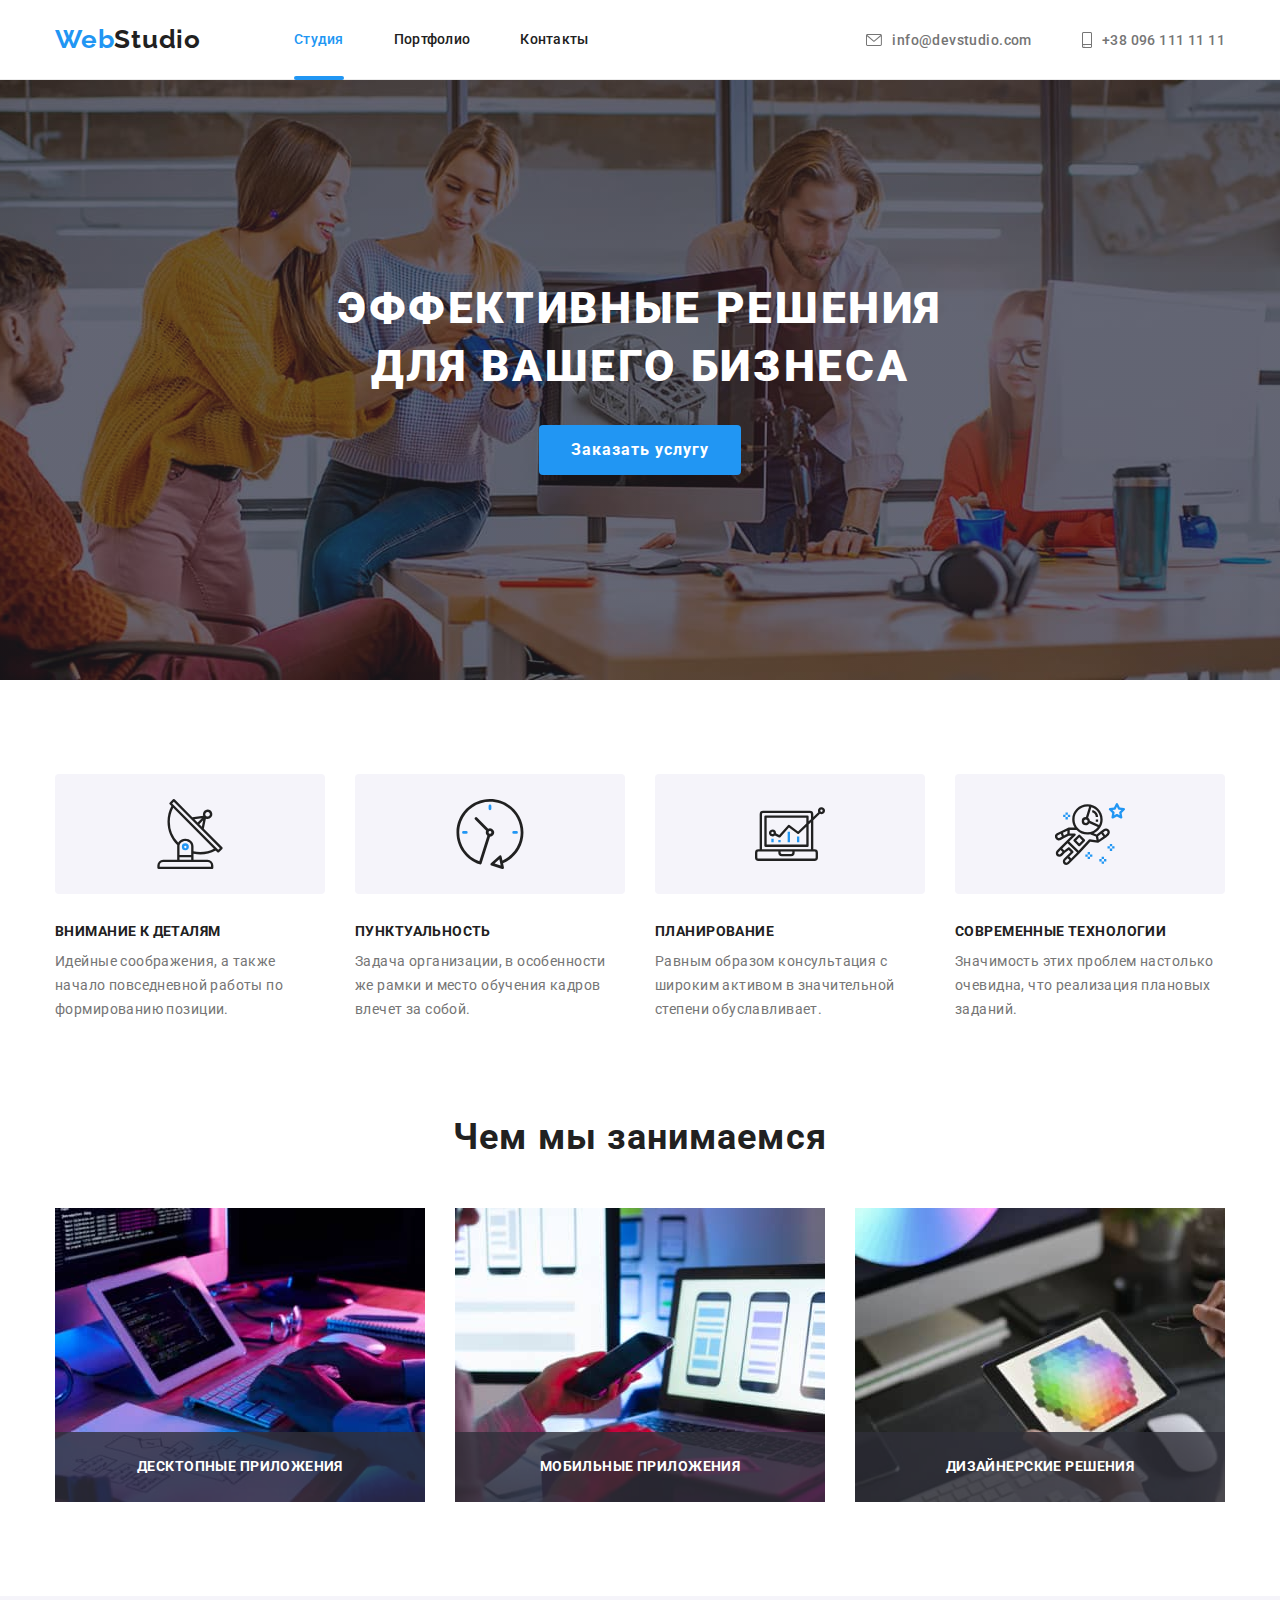
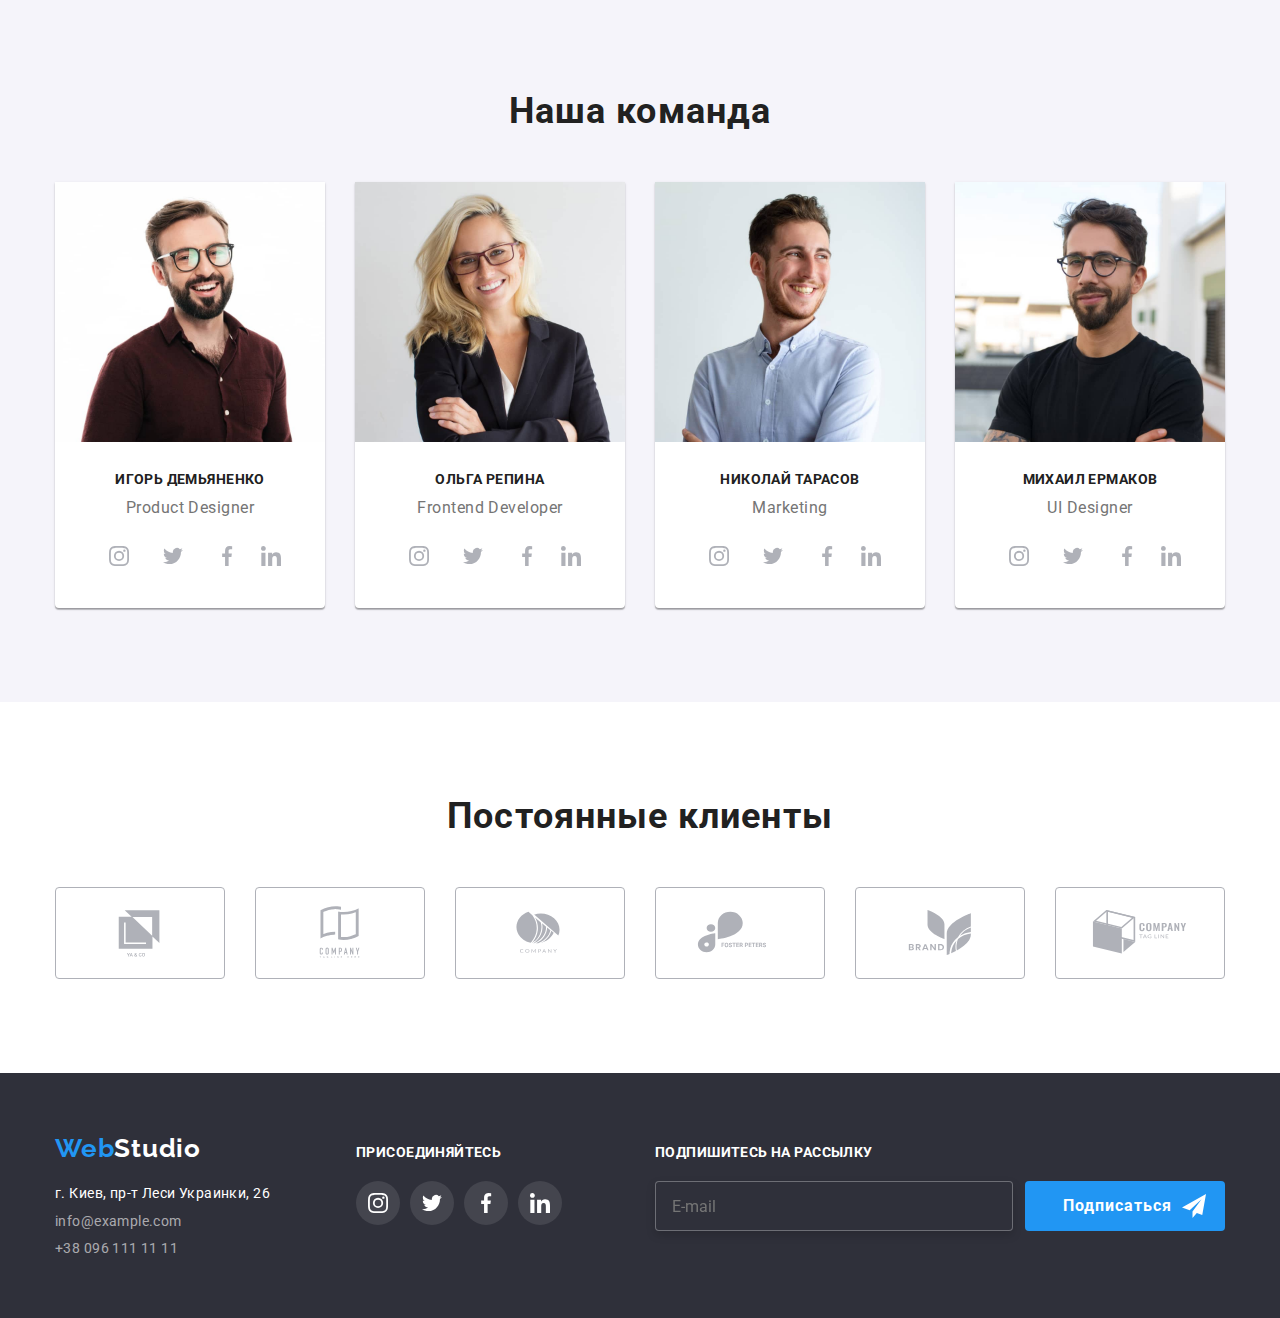
<file: index.html>
<!DOCTYPE html>
<html lang="ru">
    <head>
        <meta charset="UTF-8">
        <meta http-equiv="X-UA-Compatible" content="IE=edge">
        <meta name="viewport" content="th=device-width, initial-scale=1.0">
        <title>Document</title>
        <link rel="preconnect" href="https://fonts.googleapis.com"> 
        <link rel="preconnect" href="https://fonts.gstatic.com" crossorigin> 
        <link href="https://fonts.googleapis.com/css2?family=Raleway:wght@700&family=Roboto:wght@400;500;700;900&display=swap" rel="stylesheet">
      
     <link rel="stylesheet" href="https://cdnjs.cloudflare.com/ajax/libs/modern-normalize/0.6.0/modern-normalize.min.css">
        
        <link rel="stylesheet" href="./css/styles.css">
    </head>
<body>
    <header>
      <div class="container">   
           <div class="main-nav">
        <a class="logo" href="#"> Web<span class="logo-black">Studio</span> </a>
        <nav >
            <ul class="site-nav">
                <li class="list-style navigation-list" ><a class="navigation current"  href="./index.html">Студия</a> </li>
                <li class="list-style navigation-list"><a class="navigation " href="./portfolio.html">Портфолио </a></li>
                <li class="list-style navigation-list"><a class="navigation" href="#">Контакты</a></li>
            </ul>
        </nav>   
        <ul class="contacts-nav ">
            <li class="list-style navigation-list"> 
              <a class="contacts contacts-header " href="mailto:info@devstudio.com">
                 <svg class="email-icon" width="16" height="12">
                  <use  href="./images/icos.svg#icon-envelope"></use>
                </svg>
                info@devstudio.com
              </a>
            </li>
            <li class="list-style navigation-list "> 
               <a class="contacts contacts-header contacts-header-tel " href="tel:+380961111111">
                 <svg class="smartphone-icon" width="10" height="16">
                  <use href="./images/icos.svg#icon-smartphone"></use>
                </svg>
                 +38 096 111 11 11
               </a>
            </li>
        </ul>
       </div>
     </div>
    </header>
    <main>
        <section class="main-section ">
            <div class="container">
            <h1 class="main-text">Эффективные решения <br> для вашего бизнеса</h1>
            <button type="button" class="button-main" data-modal-open>Заказать услугу</button>
            </div>
        </section>
      <section class="section">
        <div class="container">
          <h2 hidden class="visualy-hidden"> Преимущества студии</h2>
          <ul class="description-list">
              <li class="list-style description-list-skills">
                <div class="icon-bg">
                  <svg width="70" height="70" class="icon-description">
                    <use href="./images/icos.svg#icon-antenna-1"></use>
                  </svg>
                </div>
               <h3 class="description">Внимание к деталям</h3>   
               <p class="skill-text">Идейные соображения, а также начало повседневной работы по формированию позиции.</p>
              </li>
              <li class="list-style description-list-skills">
                <div class="icon-bg">
                  <svg width="70" height="70" class="icon-description">
                    <use href="./images/icos.svg#icon-clock-1"></use>
                  </svg>
                </div>
                  <h3 class="description">Пунктуальность</h3>
                  <p class="skill-text">Задача организации, в особенности же рамки и место обучения кадров влечет за собой.</p>
              </li>
              <li class="list-style description-list-skills">
                <div class="icon-bg">
                  <svg width="70" height="70" class="icon-description">
                    <use href="./images/icos.svg#icon-diagram-1"></use>
                  </svg>
                </div>
                  <h3 class="description">Планирование</h3>
                  <p class="skill-text">Равным образом консультация с широким активом в значительной степени обуславливает.</p>
              </li>
              <li class="list-style description-list-skills">
                <div class="icon-bg">
                  <svg width="70" height="70" class="icon-description">
                    <use href="./images/icos.svg#icon-astronaut-1"></use>
                  </svg>
                </div>
                  <h3 class="description">Современные технологии</h3>
                  <p class="skill-text">Значимость этих проблем настолько очевидна, что реализация плановых заданий.</p>
              </li>
          </ul>
        </div>
      </section>  
      <section class="section works-list">
        <div class="container">
          <h2 class="description-job">Чем мы занимаемся</h2>
          <ul class="description-job-photo">
              <li class="list-style list-job-photo our-work-dekstop-list">
                  <img src="./images/pic1.jpg" alt="Верстка сайтов" th="370">  
                  <p class="our-work our-work-dekstop ">Десктопные приложения</p> 
              </li>
              <li class="list-style list-job-photo our-work-mobile-list">
                   <img src="./images/pic2.jpg" alt="Мобильные приложения" width="370">   
                   <p class="our-work our-work-mobile">Мобильные приложения</p>
              </li>
              <li class="list-style list-job-photo our-work-design-list">
                   <img src="./images/pic3.jpg" alt="Игры" width="370"> 
                   <p class="our-work our-work-design">Дизайнерские решения</p>
              </li>
          </ul>
        </div>
      </section>
      <section class="section our-team">
        <div class="container"> 
          <h2 class="description-job">Наша команда</h2>
          <ul class="team">
              <li class="list-style skills-list">
                <img src="./images/foto1.jpg" alt="Игорь Демьяненко фото " width="270">  
                 <div class="team-position">
                   <h3 class="description description-name">Игорь Демьяненко</h3>
                   <p class="position"> Product Designer</p>
                   <ul class="team-social">
                    <li class="list-style team-social-list">
                     <a href="#" class="team-social-link">
                      <svg width="20" height="20" class="team-social-icon">
                        <use href="./images/icos.svg#icon-instagram-2">
                        </use>
                      </svg>
                    </a>
                    </li>
                    <li class="list-style team-social-list">
                      <a href="#" class="team-social-link">
                      <svg width="20" height="20" class="team-social-icon">
                        <use href="./images/icos.svg#icon-twitter-1">
                        </use>
                      </svg>
                      </a>
                    </li>
                    <li class="list-style team-social-list">
                      <a href="#" class="team-social-link">
                      <svg width="20" height="20" class="team-social-icon">
                        <use href="./images/icos.svg#icon-facebook-1">
                        </use>
                      </svg>
                      </a>
                    </li>
                    <li class="list-style team-social-list">
                      <a href="#" class="team-social-link">
                      <svg width="20" height="20" class="team-social-icon">
                        <use href="./images/icos.svg#icon-linkedin-1">
                        </use>
                      </svg>
                      </a>
                    </li>
                  </ul>
                 </div>
              </li>
              <li class="list-style skills-list"> 
                <img src="./images/foto2.jpg" alt="Ольга Репина фото " width="270">  
                  <div class="team-position">
                    <h3 class="description description-name">Ольга Репина</h3>
                    <p class="position"> Frontend Developer</p>
                    <ul class="team-social">
                    <li class="list-style team-social-list">
                     <a href="#" class="team-social-link">
                      <svg width="20" height="20" class="team-social-icon">
                        <use href="./images/icos.svg#icon-instagram-2">
                        </use>
                      </svg>
                    </a>
                    </li>
                    <li class="list-style team-social-list">
                      <a href="#" class="team-social-link">
                      <svg width="20" height="20" class="team-social-icon">
                        <use href="./images/icos.svg#icon-twitter-1">
                        </use>
                      </svg>
                      </a>
                    </li>
                    <li class="list-style team-social-list">
                      <a href="#" class="team-social-link">
                      <svg width="20" height="20" class="team-social-icon">
                        <use href="./images/icos.svg#icon-facebook-1">
                        </use>
                      </svg>
                      </a>
                    </li>
                    <li class="list-style team-social-list">
                      <a href="#" class="team-social-link">
                      <svg width="20" height="20" class="team-social-icon">
                        <use href="./images/icos.svg#icon-linkedin-1">
                        </use>
                      </svg>
                      </a>
                    </li>
                  </ul>
                 </div>
              </li>
              <li class="list-style skills-list">
                <img src="./images/foto3.jpg" alt="Николай Тарасов фото" width="270">  
                  <div class="team-position">
                    <h3 class="description description-name">Николай Тарасов </h3>
                    <p class="position"> Marketing</p>
                      <ul class="team-social">
                      <li class="list-style team-social-list">
                       <a href="#" class="team-social-link">
                        <svg width="20" height="20" class="team-social-icon">
                          <use href="./images/icos.svg#icon-instagram-2">
                          </use>
                        </svg>
                      </a>
                      </li>
                      <li class="list-style team-social-list">
                        <a href="#" class="team-social-link">
                        <svg width="20" height="20" class="team-social-icon">
                          <use href="./images/icos.svg#icon-twitter-1">
                          </use>
                        </svg>
                        </a>
                      </li>
                      <li class="list-style team-social-list">
                        <a href="#" class="team-social-link">
                        <svg width="20" height="20" class="team-social-icon">
                          <use href="./images/icos.svg#icon-facebook-1">
                          </use>
                        </svg>
                        </a>
                      </li>
                      <li class="list-style team-social-list">
                        <a href="#" class="team-social-link">
                        <svg width="20" height="20" class="team-social-icon">
                          <use href="./images/icos.svg#icon-linkedin-1">
                          </use>
                        </svg>
                        </a>
                      </li>
                    </ul>
                  </div>
              </li>
              <li class="list-style skills-list">
                <img src="./images/foto4.jpg" alt=" Михаил Ермаков фото" width="270">  
                  <div class="team-position">
                    <h3 class="description description-name">Михаил Ермаков</h3>
                    <p class="position"> UI Designer</p>
                    <ul class="team-social">
                      <li class="list-style team-social-list">
                       <a href="#" class="team-social-link">
                        <svg width="20" height="20" class="team-social-icon">
                          <use href="./images/icos.svg#icon-instagram-2">
                          </use>
                        </svg>
                      </a>
                      </li>
                      <li class="list-style team-social-list">
                        <a href="#" class="team-social-link">
                        <svg width="20" height="20" class="team-social-icon">
                          <use href="./images/icos.svg#icon-twitter-1">
                          </use>
                        </svg>
                        </a>
                      </li>
                      <li class="list-style team-social-list">
                        <a href="#" class="team-social-link">
                        <svg width="20" height="20" class="team-social-icon">
                          <use href="./images/icos.svg#icon-facebook-1">
                          </use>
                        </svg>
                        </a>
                      </li>
                      <li class="list-style team-social-list">
                        <a href="#" class="team-social-link">
                        <svg width="20" height="20" class="team-social-icon">
                          <use href="./images/icos.svg#icon-linkedin-1">
                          </use>
                        </svg>
                        </a>
                      </li>
                    </ul>
                  </div>
              </li>
          </ul>
        </div>
      </section>
      <section class="clients-section">
        <div class="container"> 
          <h2 class="text-clients">Постоянные клиенты</h2>
            <ul class="clients">
              <li class="list-style clients-list"> 
                <a href="#" class="clients-link">
            <svg width="106" height="60" class="clients-icon">
              <use href="./images/icos.svg#icon-Logo1"></use>
            </svg>
          </a>
        </li>
              <li class="list-style clients-list">
                <a href="#" class="clients-link">
            <svg width="106" height="60" class="clients-icon">
              <use href="./images/icos.svg#icon-Logo2"></use>
            </svg>
          </a>
        </li>
              <li class="list-style clients-list">
                <a href="#" class="clients-link">
            <svg width="106" height="60" class="clients-icon">
              <use href="./images/icos.svg#icon-Logo3"></use>
            </svg>
          </a>
        </li>
              <li class="list-style clients-list">
                <a href="#" class="clients-link">
            <svg width="106" height="60" class="clients-icon">
              <use href="./images/icos.svg#icon-Logo4"></use>
            </svg>
          </a>
        </li>
              <li class="list-style clients-list">
                 <a href="#" class="clients-link">
            <svg width="106" height="60" class="clients-icon">
              <use href="./images/icos.svg#icon-Logo5"></use>
            </svg>
          </a>
        </li>
              <li class="list-style clients-list">
                <a href="#" class="clients-link">
            <svg width="106" height="60" class="clients-icon">
              <use href="./images/icos.svg#icon-Logo6"></use>
            </svg>
          </a>
        </li>
            </ul>
        </div>
      </section>
    </main>
    <footer class="footer">
        <div class="container">
          <div class="footer-style">
            <div class="footer-address">
        <a class="logo-footer " href="#"> Web<span class="logo-white">Studio</span>  </a>
<address >
    <ul class="address-list" >
        <li class="list-style address-list-footer ">
           <a class="address" href="https://www.google.com/maps/place/бул.+Леси+Украинки,+26,+Киев,+Украина,+02000/@50.4265841,30.5361971,17z/data=!3m1!4b1!4m5!3m4!1s0x40d4cf0e033ecbe9:0x57a4dffefec77da0!8m2!3d50.4265807!4d30.5383859">г. Киев, пр-т Леси Украинки, 26</a>
        </li>
        <li class="list-style email">
            <a class="contacts contacts-footer" href="mailto:info@example.com">info@example.com</a> 
        </li>
        <li class="list-style telephon">
            <a class="contacts contacts-footer" href="tel:+380961111111">+38 096 111 11 11</a>  
        </li>
    </ul>
</address>
</div>
<div class="social">
  <h3 class="footer-text">присоединяйтесь</h3>
    <ul class="list-style social-list">
      <li class="social-item">
        <a href="#"class="social-link" >
          <svg width="20" height="20"class="social-icon">
            <use  href="./images/icos.svg#icon-instagram-2"></use>
          </svg>
        </a>
      </li>
      <li class="list-style social-item">
        <a href="#" class="social-link">
          <svg width="20" height="20" class="social-icon">
            <use  href="./images/icos.svg#icon-twitter-1"></use>
          </svg>
        </a>
      </li>
      <li class="list-style social-item">
        <a href="#" class="social-link" >
          <svg width="20" height="20"class="social-icon">
            <use  href="./images/icos.svg#icon-facebook-1"></use>
          </svg>
        </a>
      </li>
      <li class="list-style social-item">
        <a href="#"class="social-link" >
          <svg width="20" height="20"class="social-icon">
            <use  href="./images/icos.svg#icon-linkedin-1"></use>
          </svg>
        </a>
      </li>
    </ul>
</div>
    <form class="footer-form" name="subscribe-form" action="#" autocomplete="off" novalidate>
     <label class="subscribe-label" for="subscribe">Подпишитесь на рассылку</label> 
     <div class="subscribe-cta">
     <input class="subscribe-input" id="subscribe" type="email" name="subscribe" 
     placeholder="E-mail">
     <button class="button-main subscribe-button" type="submit">Подписаться
         <svg width="24" height="24" class="subscribe-icon">
             <use href="./images/icos.svg#icon-icon-send" ></use>
         </svg>
     </button>
    </div>
</form>
  </div>
    </div>
    </footer>
   
    <div class="backdrop is-hidden" data-modal>
      <div class="modal">
        <button data-modal-close type="button" class="modal-button">
<svg width="18" height="18" class="modal-icon">
  <use href="./images/icos.svg#icon-close"></use>
</svg>
</button>
<div class="form">
<form class="call-back-form" name="call-back-form" action="#" autocomplete="off" novalidate>
<h3 class="form-title">Оставьте свои данные, мы вам перезвоним</h3> 
  <label class="form-label" for="contact-name">Имя</label>
<div class="form-field">
    <input class="form-input" id="contact-name" type="text" autofocus 
    name="contact-name">
    <svg width="18" height="18" class="input-icon">
        <use href="./images/icos.svg#icon-person-black"></use>
    </svg>
</div>
<label class="form-label" for="contact-tel">Телефон </label>
<div class="form-field">
    <input class="form-input" id="contact-tel" type="tel" autofocus 
    name="contact-tel">
    <svg width="18" height="18" class="input-icon">
        <use href="./images/icos.svg#icon-phone-black"></use>
    </svg>
</div>
 <label class="form-label" for="contact-email">Почта</label>
<div class="form-field">
    <input class="form-input" id="contact-email" type="email" autofocus 
    name="contact-email">
    <svg width="18" height="18" class="input-icon">
        <use href="./images/icos.svg#icon-email-black"></use>
    </svg>
</div>
<div class="form-field">
    <label class="form-label" for="contact-comment">Комментарий</label>
    <textarea class="contact-comment" name="contact-comment" id="contact-comment" rows="9"
     placeholder="Введите текст"></textarea>
</div>
<div class="form-rights">
    <label class="form-label form-rights-label" for="form-rights">
    <input class="checkbox" id="form-rights" type="checkbox" name="form-rights">
    <span class="checkbox-rights-icon"></span>
    Соглашаюсь с рассылкой и принимаю <a class="modal-link" href="#">Условия договора</a>
     </label>
</div>
<button class=" button-main send-button" type="submit">Отправить</button>
</form>
</div>
      </div>
    </div>
    <script src="./js/modal.js"></script>
</body>
</html>
</file>
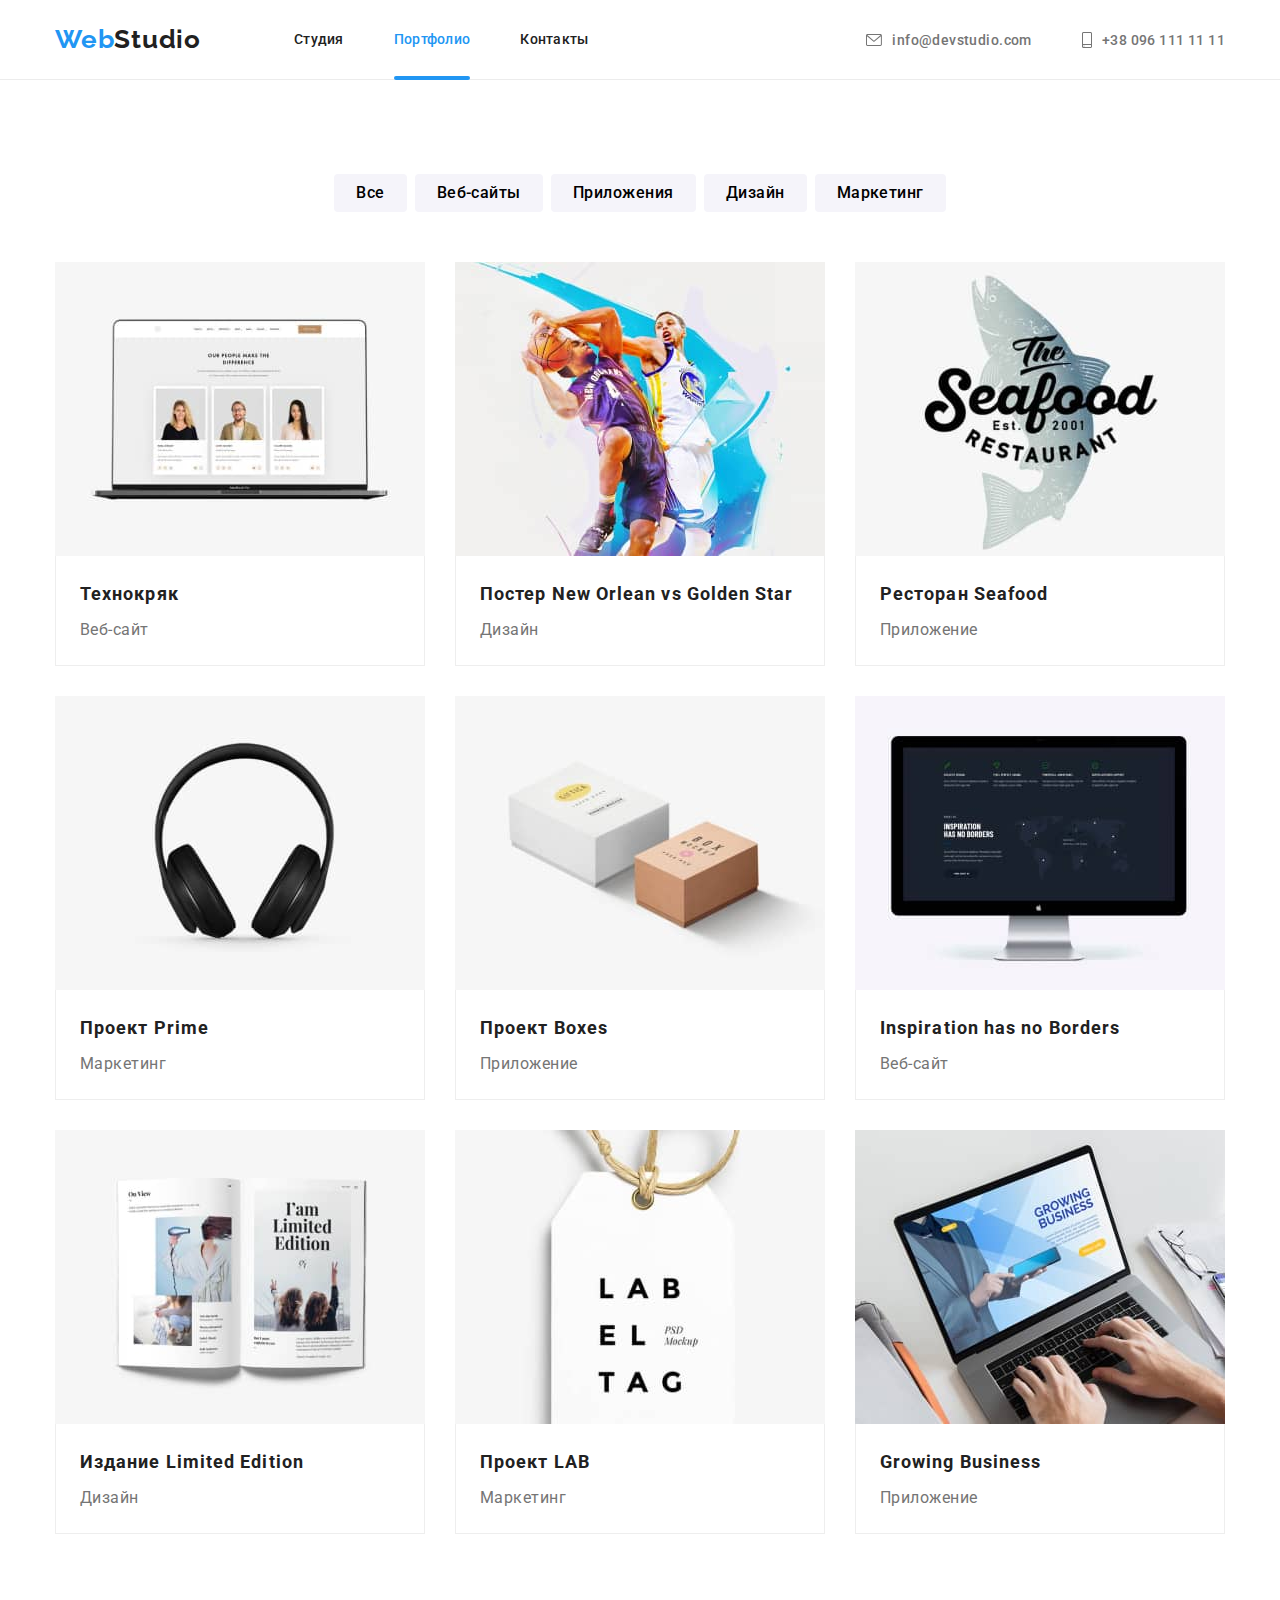
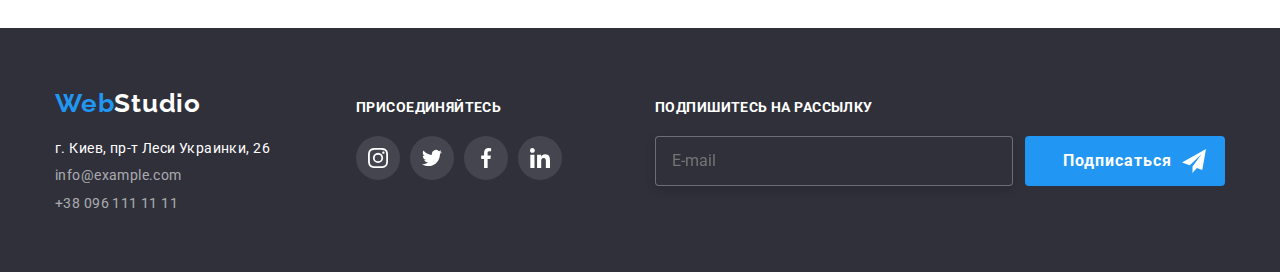
<file: portfolio.html>
<!DOCTYPE html>
<html lang="ru">
<head>
    <meta charset="UTF-8">
    <meta http-equiv="X-UA-Compatible" content="IE=edge">
    <meta name="viewport" content="width=device-width, initial-scale=1.0">
    <title>Document</title>
    <link rel="preconnect" href="https://fonts.googleapis.com"> 
    <link rel="preconnect" href="https://fonts.gstatic.com" crossorigin> 
    <link href="https://fonts.googleapis.com/css2?family=Raleway:wght@700&family=Roboto:wght@400;500;700;900&display=swap" rel="stylesheet">

    <link rel="stylesheet" href="https://cdnjs.cloudflare.com/ajax/libs/modern-normalize/0.6.0/modern-normalize.min.css">
    <link rel="stylesheet" href="./css/styles.css">
</head>
<body>
  <header>
    <div class="container">   
         <div class="main-nav">
      <a class="logo" href="#"> Web<span class="logo-black">Studio</span> </a>
      <nav >
          <ul class="site-nav">
              <li class="list-style navigation-list" ><a class="navigation"  href="./index.html">Студия</a> </li>
              <li class="list-style navigation-list"><a class="navigation current " href="./portfolio.html">Портфолио </a></li>
              <li class="list-style navigation-list"><a class="navigation" href="#">Контакты</a></li>
          </ul>
      </nav>   
      <ul class="contacts-nav ">
          <li class="list-style navigation-list"> 
            <a class="contacts contacts-header " href="mailto:info@devstudio.com">
               <svg class="email-icon" width="16" height="12">
                <use  href="./images/icos.svg#icon-envelope"></use>
              </svg>
              info@devstudio.com
            </a>
          </li>
          <li class="list-style navigation-list "> 
             <a class="contacts contacts-header contacts-header-tel " href="tel:+380961111111">
               <svg class="smartphone-icon" width="10" height="16">
                <use href="./images/icos.svg#icon-smartphone"></use>
              </svg>
               +38 096 111 11 11
             </a>
          </li>
      </ul>
     </div>
   </div>
  </header>
    <main>  
     <section class="section">
        <div class="container">
        <h1 hidden class="visualy-hidden"> projects</h1>
        <ul class="work-list">
            <li class="list-style work-list-description "><button type="button" class="list">Все</button></li>
            <li class="list-style work-list-description"><button type="button" class="list">Веб-сайты</button></li>
            <li class="list-style work-list-description"><button type="button" class="list">Приложения</button></li>
            <li class="list-style work-list-description"><button type="button" class="list">Дизайн</button></li>
            <li class="list-style work-list-description"><button type="button" class="list">Маркетинг</button></li>
        </ul>
            <ul class="projects-description">
                <li class="list-style list-prodjects">
                  <a class="projects-link" href="#">
                    <div class="overlay">
                    <img src="./images/pic21.jpg" alt="Фото членов команды" width="370"> 
                    <p class="overlay-text">Ресурс предлагает комплексные предложения 
                      с разным уровнем функционала и сервисов. 
                      Все это позволит посетителю получить исчерпывающие
                       сведения 
                       о компании или частном лице.</p>
                    </div>
                      <div class="project-exampl">
                        <h2 class="projects">Технокряк</h2>
                        <p class="projects-text">Веб-сайт</p>
                      </div>
                    </a>
                </li>
                <li class="list-style list-prodjects">
                  <a class="projects-link" href="#">
                    <div class="overlay">
                    <img src="./images/pic22.jpg" alt="Баскетболисты" width="370" >
                    <p class="overlay-text">Ресурс предлагает комплексные предложения 
                      с разным уровнем функционала и сервисов. 
                      Все это позволит посетителю получить исчерпывающие
                       сведения 
                       о компании или частном лице.</p>
                  </div>
                      <div class="project-exampl">
                        <h2 class="projects">Постер New Orlean vs Golden Star</h2>
                        <p class="projects-text">Дизайн</p>
                      </div>
                    </a>
                </li>
                <li class="list-style list-prodjects">
                  <a class="projects-link" href="#">
                    <div class="overlay">
                    <img src="./images/pic23.jpg" alt="Логотип ресторана" width="370" >
                    <p class="overlay-text">Ресурс предлагает комплексные предложения 
                      с разным уровнем функционала и сервисов. 
                      Все это позволит посетителю получить исчерпывающие
                       сведения 
                       о компании или частном лице.</p>
                  </div>
                      <div class="project-exampl">
                        <h2 class="projects">Ресторан Seafood</h2>
                        <p class="projects-text">Приложение</p>
                      </div>
                    </a>
                </li>
                <li class="list-style list-prodjects">
                  <a class="projects-link" href="#">
                    <div class="overlay">
                    <img src="./images/pic24.jpg" alt="Наушники" width="370" >
                    <p class="overlay-text">Ресурс предлагает комплексные предложения 
                      с разным уровнем функционала и сервисов. 
                      Все это позволит посетителю получить исчерпывающие
                       сведения 
                       о компании или частном лице.</p>
                  </div>
                      <div class="project-exampl">
                        <h2 class="projects">Проект Prime</h2>
                        <p class="projects-text">Маркетинг</p>
                    </div>
                  </a>
                </li>
                <li class="list-style list-prodjects">
                  <a class="projects-link" href="#">
                    <div class="overlay">
                    <img src="./images/pic25.jpg" alt="Коробки" width="370" >
                    <p class="overlay-text">Ресурс предлагает комплексные предложения 
                      с разным уровнем функционала и сервисов. 
                      Все это позволит посетителю получить исчерпывающие
                       сведения 
                       о компании или частном лице.</p>
                  </div>
                      <div class="project-exampl">
                       <h2 class="projects">Проект Boxes</h2>
                       <p class="projects-text">Приложение</p>
                      </div>
                    </a>
                </li>
                <li class="list-style list-prodjects">
                  <a  class="projects-link"href="#">
                    <div class="overlay">
                    <img src="./images/pic26.jpg" alt="Монитор" width="370" >
                    <p class="overlay-text">Ресурс предлагает комплексные предложения 
                      с разным уровнем функционала и сервисов. 
                      Все это позволит посетителю получить исчерпывающие
                       сведения 
                       о компании или частном лице.</p>
                  </div>
                      <div class="project-exampl">
                        <h2 class="projects">Inspiration has no Borders</h2>
                        <p class="projects-text">Веб-сайт</p>
                      </div>
                    </a>
                </li>
                <li class="list-style list-prodjects">
                  <a class="projects-link" href="#">
                    <div class="overlay">
                    <img src="./images/pic27.jpg" alt="Журнал" width="370" >
                    <p class="overlay-text">Ресурс предлагает комплексные предложения 
                      с разным уровнем функционала и сервисов. 
                      Все это позволит посетителю получить исчерпывающие
                       сведения 
                       о компании или частном лице.</p>
                  </div>
                      <div class="project-exampl">
                        <h2 class="projects">Издание Limited Edition</h2>
                        <p class="projects-text">Дизайн</p>
                      </div>
                    </a>
                </li>
                <li class="list-style list-prodjects">
                  <a class="projects-link" href="#">
                    <div class="overlay">
                    <img src="./images/pic28.jpg" alt="Бирка" width="370">
                    <p class="overlay-text">Ресурс предлагает комплексные предложения 
                      с разным уровнем функционала и сервисов. 
                      Все это позволит посетителю получить исчерпывающие
                       сведения 
                       о компании или частном лице.</p>
                  </div>
                      <div class="project-exampl">
                        <h2 class="projects">Проект LAB</h2>
                        <p class="projects-text">Маркетинг</p>
                      </div>
                    </a>
                </li>
                <li class="list-style list-prodjects">
                  <a class="projects-link" href="#">
                    <div class="overlay">
                    <img src="./images/pic29.jpg" alt="Ноутбук" width="370">
                    <p class="overlay-text">Ресурс предлагает комплексные предложения 
                      с разным уровнем функционала и сервисов. 
                      Все это позволит посетителю получить исчерпывающие
                       сведения 
                       о компании или частном лице.</p>
                    </div>
                      <div class="project-exampl">
                        <h2 class="projects">Growing Business</h2>
                        <p class="projects-text">Приложение</p>
                      </div>
                    </a>
                </li>
            </ul>
            </div>
        </section>
    </main>
    <footer class="footer">
      <div class="container">
        <div class="footer-style">
          <div class="footer-address">
      <a class="logo-footer " href="#"> Web<span class="logo-white">Studio</span>  </a>
<address >
  <ul class="address-list" >
      <li class="list-style address-list-footer ">
         <a class="address" href="https://www.google.com/maps/place/бул.+Леси+Украинки,+26,+Киев,+Украина,+02000/@50.4265841,30.5361971,17z/data=!3m1!4b1!4m5!3m4!1s0x40d4cf0e033ecbe9:0x57a4dffefec77da0!8m2!3d50.4265807!4d30.5383859">г. Киев, пр-т Леси Украинки, 26</a>
      </li>
      <li class="list-style email">
          <a class="contacts contacts-footer" href="mailto:info@example.com">info@example.com</a> 
      </li>
      <li class="list-style telephon">
          <a class="contacts contacts-footer" href="tel:+380961111111">+38 096 111 11 11</a>  
      </li>
  </ul>
</address>
</div>
<div class="social">
<h3 class="footer-text">присоединяйтесь</h3>
  <ul class="list-style social-list">
    <li class="social-item">
      <a href="#"class="social-link" >
        <svg width="20" height="20"class="social-icon">
          <use  href="./images/icos.svg#icon-instagram-2"></use>
        </svg>
      </a>
    </li>
    <li class="list-style social-item">
      <a href="#" class="social-link">
        <svg width="20" height="20" class="social-icon">
          <use  href="./images/icos.svg#icon-twitter-1"></use>
        </svg>
      </a>
    </li>
    <li class="list-style social-item">
      <a href="#" class="social-link" >
        <svg width="20" height="20"class="social-icon">
          <use  href="./images/icos.svg#icon-facebook-1"></use>
        </svg>
      </a>
    </li>
    <li class="list-style social-item">
      <a href="#"class="social-link" >
        <svg width="20" height="20"class="social-icon">
          <use  href="./images/icos.svg#icon-linkedin-1"></use>
        </svg>
      </a>
    </li>
  </ul>
</div>
<form class="footer-form" name="subscribe-form" action="#" autocomplete="off" novalidate>
  <label class="subscribe-label" for="subscribe">Подпишитесь на рассылку</label> 
  <div class="subscribe-cta">
  <input class="subscribe-input" id="subscribe" type="email" name="subscribe" 
  placeholder="E-mail">
  <button class="button-main subscribe-button" type="submit">Подписаться
      <svg width="24" height="24" class="subscribe-icon">
          <use href="./images/icos.svg#icon-icon-send" ></use>
      </svg>
  </button>
 </div>
</form>
</div>
 </div>
 </footer>
</body>
</html>
</file>
<file: css/styles.css>
:root {
    --text-color: #212121;
    --accent-color: #2196F3;
    --accent-color-hover: #188CE8;
    --text-contacts-color: #757575;
    --main-background-color: #FFFFFF;
    --frame-background-color: #F5F4FA;
    --footer-background-color: #2F303A;
    --text-contacts-color-footer: rgba(255, 255, 255, 0.6);
    --border-color: #ECECEC; 
    --border-clients-color: #AFB1B8;
    --input-coor:rgba(33, 33, 33, 0.2);
     }
     *,
     *::before,
     *::after{
         box-sizing: border-box;
     }
     h1,
     h2,
     h3,
     h4,
     h5,
     h6,
     p,
     ul{
         padding: 0;
         margin: 0;
     }
     .container{
         width: 100%;
         width: 1200px ;
         margin: 0 auto;
         padding-left: 15px;
         padding-right: 15px;
       
     }
     .section{
        padding-bottom: 94px;
        padding-top: 94px;
     }
    body {
        font-family: Roboto, sans-serif ;
        background-color: var(--main-background-color);
        color: var(--text-color) ;
    }
    header{
        border-bottom: 1px solid var(--border-color);
    }
    .logo{
        color: var(--accent-color);
        font-family: Raleway, sans-serif ;
        font-weight: 700;
        font-size: 26px;
        line-height: 1.2;
        letter-spacing: 0.03em;
        text-decoration: none;
        margin-right: 93px;
    }
    .logo-black {
        color: var(--text-color);
    }
    .logo-white {
        color: var(--main-background-color); 
    }
    .list-style{
        list-style: none;
    }
    .skills-list{
        text-align: center;
        border-radius: 0px 0px 4px 4px;
        box-shadow: 0px 1px 3px rgba(0, 0, 0, 0.12), 0px 1px 1px rgba(0, 0, 0, 0.14), 0px 2px 1px rgba(0, 0, 0, 0.2);
        width: 270px;

        background-color: var(--main-background-color);
    }
    .main-nav{
       display: flex;
       align-items: center;
    
    }
    .navigation {
        display: block;
        padding-top: 32px;
        padding-bottom: 32px;

        text-decoration: none;
        font-weight: 500;
        font-size: 14px;
        line-height: 1.1;
        letter-spacing: 0.02em;
        color: var(--text-color);
        list-style: none;

        transition-property: color;
        transition-duration: 250ms;
        transition-timing-function: cubic-bezier(0.4, 0, 0.2, 1);
    }
    .current{
          position: relative;
        color: var(--accent-color);
    }
    .navigation:hover,
    .navigation:focus {
        color: var(--accent-color);
    }
    .site-nav{
        display: flex;
    }
    .current::after{
        content:'';
        position: absolute;
        margin-top: 29px;
        display: block;
        width: 100%;
        height: 4px;
        background:var(--accent-color);
        border-radius: 2px;
    }
    .site-nav .navigation-list:not(:last-child){
        margin-right: 50px;
    }
    .contacts-nav{
        display: flex;
        align-items: center;
        margin-left: auto;
    }
    .contacts-nav .navigation-list:not(:last-child){
        margin-right: 50px;
    }
    .work-list{
        display: flex;
       justify-content: center;
       margin-bottom: 50px;
    }
    .list {
        padding: 6px 22px ;

        font-family: inherit;
        background-color: var(--frame-background-color);
        font-weight: 500;
        font-size: 16px;
        line-height: 1.62;
        text-align: center;
        letter-spacing: 0.03em;
        cursor: pointer;
        border-radius: 4px;
        border: 0;

        transition-property: color,background-color,box-shadow ;
        transition-duration: 250ms;
        transition-timing-function: cubic-bezier(0.4, 0, 0.2, 1);
    }
    .work-list .work-list-description:not(:last-child){
        margin-right: 8px;
    }
    .list:hover, 
    .list:focus {
        color: var(--main-background-color);
        background-color: var(--accent-color);
        box-shadow: 0px 3px 1px rgba(0, 0, 0, 0.1),
         0px 1px 2px rgba(0, 0, 0, 0.08), 
         0px 2px 2px rgba(0, 0, 0, 0.12);
    }
    .contacts {
        font-family: 'Roboto';
        font-size: 14px;
        line-height: 1.17;
        letter-spacing: 0.03em;
        color: var(--main-background-color);
        text-decoration: none;
        list-style: none;

        transition-property: color;
        transition-duration: 250ms;
        transition-timing-function: cubic-bezier(0.4, 0, 0.2, 1);
    }
    .email-icon{
        width: 16px;
        height: 12px;
        margin-right: 10px;
        fill: currentColor ;

        transition-property: fill ;
        transition-duration: 250ms;
        transition-timing-function: cubic-bezier(0.4, 0, 0.2, 1);
    }
    .email-icon:hover,
    .email-icon:focus {
        fill: var(--accent-color);
    }
    .smartphone-icon{
        width: 10px;
        height: 16px;
        margin-right: 10px;
    
        fill: currentColor ;

        transition-property: fill ;
        transition-duration: 250ms;
        transition-timing-function: cubic-bezier(0.4, 0, 0.2, 1);
    }
    .smartphone-icon:hover,
    .smartphone-icon:focus {
        fill: var(--accent-color);
    }
    .contacts-footer{
        color: var(--text-contacts-color-footer);
        font-style: normal;
    }
    .contacts-header {
        display: flex;
        align-items: center;
  
        color: var(--text-contacts-color);
        font-weight: 500;
    }
    .contacts:hover,
    .contacts:focus {
        color: var(--accent-color);
    }
    .address:hover,
    .address:focus
     {
        color: var(--accent-color);
    }
    .address{
        font-family: 'Roboto';
        font-style: normal;
        font-size: 14px;
        line-height: 1.17;
        letter-spacing: 0.03em;
        color:var(--main-background-color);
        text-decoration: none;

        transition-property: color;
        transition-duration: 250ms;
        transition-timing-function: cubic-bezier(0.4, 0, 0.2, 1);
    }
    .main-section{
        background-color: var(--footer-background-color);
        max-width: 1600px;
        height: 600px;
        margin-left: auto;
        margin-right: auto;
        background-image:linear-gradient(
             to right,
             rgba(47, 48, 58, 0.4),
             rgba(47, 48, 58 ,0.4)), 
        url('../images/bg-image.jpg');
        background-repeat: no-repeat;
        background-position: center;
        background-size: cover;
        
        text-align: center;
        padding-top: 200px;
        padding-bottom: 200px;
    }
    .main-text {
        margin-bottom:30px;
    
        font-weight: 900;
        font-size: 44px;
        line-height: 1.3;
        letter-spacing: 0.06em;
        text-transform: uppercase;
        color: var(--main-background-color);
    }
    .button-main:hover,
    .button-main:focus{
       background-color: var(--accent-color-hover);  
    }
    .button-main {
        display: inline-block;
        padding:10px 32px ;
        min-width: 200px;
       
        font-family: inherit;
        background-color: var(--accent-color);
        font-weight: 700;
        font-size: 16px;
        line-height: 1.87;
        align-items: center;
        text-align: center;
        letter-spacing: 0.06em;
        color: var(--main-background-color);
        cursor: pointer;
        border-radius: 4px;
        border: transparent;

        transition-property: background-color;
        transition-duration: 250ms;
        transition-timing-function: cubic-bezier(0.4, 0, 0.2, 1);
        }
    .description-list{
        display: flex;
        } 
    .description-list .description-list-skills:not(:last-child){
        margin-right: 30px;
        }
    .visualy-hidden{
            position: absolute;
            width: 1px;
            height: 1px;
            margin: -1px;
            border: 0;
            padding: 0;
            white-space: nowrap;
            clip-path: inset(100%);
            clip: rect(0 0 0 0);
            overflow: hidden;
        }
    .team-position{
        padding-top: 30px;
        padding-bottom: 30px;
    }
    .icon-bg{
        display: flex;
        align-items: center;
        justify-content: center;
        margin-bottom: 30px;
      
        width: 270px;
        height: 120px;
        background-color:var(--frame-background-color) ;
        border-radius: 4px;
    }
    .description {
        margin-bottom: 10px;

        font-weight: 700;
        font-size: 14px;
        line-height: 1.14;
        letter-spacing: 0.03em;
        text-transform: uppercase;
        color: var(--text-color);
    }
    .skill-text {
        font-size: 14px;
        line-height: 1.71;
        letter-spacing: 0.03em; 
        color: var(--text-contacts-color);
    }
    .our-work{
        display: flex;
        align-items: center;
        justify-content: center;
        width: 370px;
        height: 70px;

        font-weight: 700;
        font-size: 14px;
        line-height: 1.14;
        letter-spacing: 0.03em;
        text-transform: uppercase;

        color: var(--main-background-color);
        background: rgba(47, 48, 58, 0.8);
    }
    .our-work-dekstop-list{
        position: relative;
    }
    .our-work-dekstop{
        position: absolute;
        left: 0;
        bottom: 0;
    }
    .our-work-mobile-list{
        position: relative;
    }
    .our-work-mobile{
        position: absolute;
        left: 0;
        bottom: 0;
    }
    .our-work-design-list{
        position: relative;
    }
    .our-work-design{
        position: absolute;
        left: 0;
        bottom: 0;
    }
    .description-job-photo{
        display: flex;
    }
    .works-list{
        padding-top: 0;
    }
    .description-job-photo .list-job-photo:not(:last-child){
        margin-right: 30px;
    }
    img{
        display: block;
        max-width: 100%;
        height: auto;
    }
    .our-team{
        background-color: var(--frame-background-color);
    }
    .description-job{
        margin-bottom: 50px;

        font-weight: 700;
        font-size: 36px;
        line-height: 1.17;
        text-align: center;
        letter-spacing: 0.03em;
        color:var(--text-color); 
    }
    .description-name{
        margin-bottom: 10px;
    }
    .team-social{
        display: flex;
        justify-content: center;
    }
    .team-social .team-social-list:not(:last-child){
        margin-left: 10px;
     }
    .team-social-icon{
        width: 20px;
        height: 20px;
        fill:currentColor;
    }
    .team-social-link{
        display: flex;
        align-items: center;
        justify-content: center;

        width: 44px;
        height: 44px;
        background: rgba(255, 255, 255, 0.1);
        border-radius: 50%;
        color:var(--border-clients-color);

        transition-property: color,background-color;
        transition-duration: 250ms;
        transition-timing-function: cubic-bezier(0.4, 0, 0.2, 1);
    }
    .team-social-link:hover, 
    .team-social-link:focus{
        background-color: var(--accent-color);
        color: var(--main-background-color);
    }
    .team{
        display: flex;
    }
    .team .skills-list:not(:last-child){
        margin-right: 30px;
    }
    .position {
        margin-bottom: 16px;
        font-size: 16px;
        line-height: 1.2;
        letter-spacing: 0.03em;
        color: var(--text-contacts-color);
        }
    .projects-description{
        display: flex;
        flex-wrap: wrap;
        }
    .projects {
        margin-bottom: 4px;

        font-weight: 700;
        font-size: 18px;
        line-height: 2;
        letter-spacing: 0.06em;
        color: var(--text-color);
        }
    .projects-text {
        font-size: 16px;
        line-height: 1.8;
        letter-spacing: 0.03em;
        color: var(--text-contacts-color);
        }
    .project-exampl{
        padding: 20px 24px;
        border-left: 1px solid #EEEEEE;
        border-right: 1px solid #EEEEEE;
        border-bottom: 1px solid #EEEEEE;
    }
    .list-prodjects{ 
        width: 370px;
        margin-right: 30px;
        margin-bottom: 30px;
    }
    .overlay-text {
        position: absolute;
        display: block;
        padding: 63px 24px;
        text-align: left;
        top: 0;
        left: 0;
        width: 100%;
        height: 100%;
        color: var(--main-background-color);
        background-color: rgba(33, 150, 243, 0.9);
        font-size: 18px;
        line-height: 1.6;
 
        transform: translateY(294px);
        transition: transform 250ms cubic-bezier(0.4, 0, 0.2, 1);
    }
    .overlay{
        position: relative;
        overflow: hidden;
    }
    .projects-link{
        display: block;
        text-decoration: none;
        overflow: hidden;

        transition-property: box-shadow;
        transition-duration: 250ms;
        transition-timing-function: cubic-bezier(0.4, 0, 0.2, 1);
        }
    .projects-link:hover .overlay-text,
    .projects-link:focus .overlay-text{
            opacity: 1;
            transform: translateY(0);  
        }
    .projects-link:hover,
    .projects-link:focus{
        box-shadow: 0px 1px 1px rgba(0, 0, 0, 0.12),
         0px 4px 4px rgba(0, 0, 0, 0.06),
        1px 4px 6px rgba(0, 0, 0, 0.16);
        }
    .list-prodjects:nth-child(3n){
        margin-right: 0;
    }
    .list-prodjects:nth-last-child(-n+3){
        margin-bottom: 0;
    }
    .clients-section{
        padding-bottom: 94px;
        padding-top: 94px;
    }
    .text-clients{
        margin-bottom: 50px;
        
        font-weight: 700;
        font-size: 36px;
        line-height: 1.16;
        text-align: center;
        letter-spacing: 0.03em;

        color: var(--text-color);
    }
    .clients{
        display: flex;
    }
    .clients-list{
        margin-right: 30px; 
    }
    .clients-link{
        display: flex;
        align-items: center;
        justify-content: center;

        width: 170px;
        height: 92px;
        border: 1px solid var(--border-clients-color);
        border-radius: 4px;
        color:var(--border-clients-color) ;

        transition-property: color, border;
        transition-duration: 250ms;
        transition-timing-function: cubic-bezier(0.4, 0, 0.2, 1);
    }
    .clients-link:hover ,
    .clients-link:focus{
        border: 1px solid var(--accent-color); 
        color:var(--accent-color) ;
    }

    .clients-icon{
        width: 106px;
        height: 60px;
        fill:currentColor;
    }
    .footer {
        padding-top: 60px;
        padding-bottom: 60px;
 
        background-color: var(--footer-background-color);
        }
    .footer-address{
        display: flex;
        flex-grow: 1;
        flex-direction: column;
        align-items: flex-start;
        }
    .logo-footer{
        display: inline-block;
        margin-bottom: 20px;
       
        font-family: Raleway, sans-serif ;
        font-weight: 700;
        font-size: 26px;
        line-height: 1.2;
        letter-spacing: 0.03em;
        text-decoration: none;
        color: var(--accent-color);
        }
    .address-list{
        display: inline-block;
        }
    .address-list-footer{
        margin-bottom: 9px;
    }
    .email{
        margin-bottom: 9px;
    }
    .social-list{
        display: flex;
        align-items: center;
        margin-top: 20px;
    }
    .social-list .social-item:not(:last-child){
        margin-right: 10px;
    }
    .social-link{
       display: flex; 
       align-items: center;
       justify-content: center;
  
       width: 44px;
       height: 44px;
       background: rgba(255, 255, 255, 0.1);
       border-radius: 50%;
       color: var(--main-background-color);

       transition-property: background-color;
       transition-duration: 250ms;
       transition-timing-function: cubic-bezier(0.4, 0, 0.2, 1);
    }
    .social-icon{
        width: 20px;
        height: 20px;
        fill:currentColor;
    }
   .social-link:hover, 
   .social-link:focus{
        background-color: var(--accent-color);
   }
   .social{
       margin-left: 70px;
   }
   .footer-style{
       display: flex;
       align-items: baseline;
   }
   .footer-text{
       font-weight: 700;
       font-size: 14px;
       line-height: 1.14;
       letter-spacing: 0.03em;
       text-transform: uppercase;
       font-style: normal;
       color: var(--main-background-color);
   }
   .footer-form{
       display: flex;
       flex-direction: column;
       margin-left: 93px;
   }
   .subscribe-cta{
       display: flex;
       align-items: center;
       justify-content: center;
   }
   .subscribe-button{
       display: flex;
       align-items: center;
       justify-content: center;
       padding: 10px 10px 10px 29px;

       background-color: var(--accent-color);
   }
   .subscribe-icon{
       margin-left: 10px;
       width: 24px;
       height: 24px;
       fill:var(--main-background-color);
   }
   .subscribe-input{
       padding: 15px 16px;
       margin-right: 12px;
       width: 358px;
       height: 50px;

       border: 1px solid rgba(255, 255, 255, 0.3);
       filter: drop-shadow(0px 4px 4px rgba(0, 0, 0, 0.15));
       border-radius: 4px;
       color: var(--main-background-color);
       background-color: var(--footer-background-color);
   }
   .subscribe-label{
       margin-bottom: 20px;
       font-weight: 700;
       font-size: 14px;
       line-height: 1.14;
       letter-spacing: 0.03em;
       text-transform: uppercase;

       color: var(--main-background-color);
}
   .backdrop{
       position: fixed;
       top: 0;
       left: 0;
       width: 100%;
       height:100%;

       background-color: rgba(0, 0, 0, 0.2);
       opacity: 1;
       transition:opacity 250ms cubic-bezier(0.4, 0, 0.2, 1),
       visibility 250ms cubic-bezier(0.4, 0, 0.2, 1);
   }
   .backdrop.is-hidden{
       opacity: 0;
       pointer-events: none;
       visibility: hidden;
   } 
   .backdrop.is-hidden.modal{
       transform:translate(-50%, -50%) scale(0.9);
   }
   .modal{
       position: absolute;
       top: 50%;
       left: 50%;
       height: 581px;
       width: 528px;

       background: #FFFFFF;
       box-shadow: 0px 1px 3px rgba(0, 0, 0, 0.12), 
       0px 1px 1px rgba(0, 0, 0, 0.14), 
       0px 2px 1px rgba(0, 0, 0, 0.2);
       border-radius: 4px;

       transform:translate(-50%, -50%) scale(1);
       transition: transforme 250ms cubic-bezier(0.4, 0, 0.2, 1);
   }
   .modal-icon{
       width: 18px;
       height:18px ;
       fill: var(--text-color);
   }
   .modal-button{
    position: absolute;
    top: 8px;
    right: 8px;

    display: flex; 
    align-items: center;
    justify-content: center;

    width: 30px;
    height: 30px;
    background: #FFFFFF;
    border: 1px solid rgba(0, 0, 0, 0.1);
    border-radius: 50%;
    cursor: pointer;
   }
   .form{
    padding: 40px; 
   }
   .form-title{
    margin-bottom: 12px;
    font-weight: 700;
    font-size: 20px;
    line-height: 1.15;
    text-align: center;
    letter-spacing: 0.03em;
    
    color: var(--text-color);
   }
   .form-field{ 
    position: relative;
    margin-bottom: 10px;
    
   }
   .form-label{
    display: block;
    margin-bottom: 4px;

    font-size: 12px;
    line-height: 1.16;
    letter-spacing: 0.01em;
    color: var(--text-contacts-color);
   }
   .form-input{
    padding-left: 42px ;
    width: 100%;
    height: 40px;

    border: 1px solid var(--input-coor);
    border-radius: 4px;
    color: var(--text-color);
    cursor: pointer;

    transition:border 250ms cubic-bezier(0.4, 0, 0.2, 1),
    outline 250ms cubic-bezier(0.4, 0, 0.2, 1);
   }
   .form-input:hover,
   .form-input:focus{
    border: 1px solid var(--accent-color);
    outline: 1px solid var(--accent-color);
   }
   .form-input:hover +.input-icon,
   .form-input:focus +.input-icon{
    fill: var(--accent-color);
   }
   .input-icon{
       position: absolute;
       top: 11px;
       left: 12px;
       
       display: inline-block;
       width: 18px;
       height: 18px;
       fill:currentColor;

       transition:fill 250ms cubic-bezier(0.4, 0, 0.2, 1) ;
   }
   .contact-comment{
       display: block;
       width: 100%;
       height: 120px;
       padding: 16px 12px ;

       resize: none;
       border: 1px solid rgba(33, 33, 33, 0.2);
       border-radius: 4px;
       cursor: pointer;

       transition:border 250ms cubic-bezier(0.4, 0, 0.2, 1),
       outline 250ms cubic-bezier(0.4, 0, 0.2, 1);
   }
   .contact-comment:hover,
   .contact-comment:focus{
       border: 1px solid var(--accent-color);
       outline: 1px solid var(--accent-color);
   }
   .form-rights{
       margin-top: 20px;
   }
   .form-rights-label{
       display: flex;
       justify-content: center;
       align-items: center;

       font-size: 14px;
       line-height: 1.71;
       letter-spacing: 0.03em;
    
       color:var(--text-contacts-color);
   }
   .modal-link{
       color: var(--accent-color);
   }
   .checkbox{
        position: absolute;
        width: 1px;
        height: 1px;
        margin: -1px;
        border: 0;
        padding: 0;
        clip: rect(0 0 0 0);
        overflow: hidden;
   }
   .checkbox-rights-icon{
       display: inline-block;
       margin-right: 9px;
       width: 16px;
       height: 15px;
       border: 2px solid var(--text-color);
       border-radius: 4px;
   }
   .checkbox:checked + .checkbox-rights-icon{
       border-color: var(--accent-color);
       background-color: var(--accent-color);
       background-image: url(../images/icon\ check\ \(1\).svg);
       background-size: contain;
       background-origin: border-box;
   }
   .send-button{
       display: block;
       padding: 10px 55px;
       margin-top: 30px;
       margin-left: auto;
       margin-right: auto;
   }
</file>
